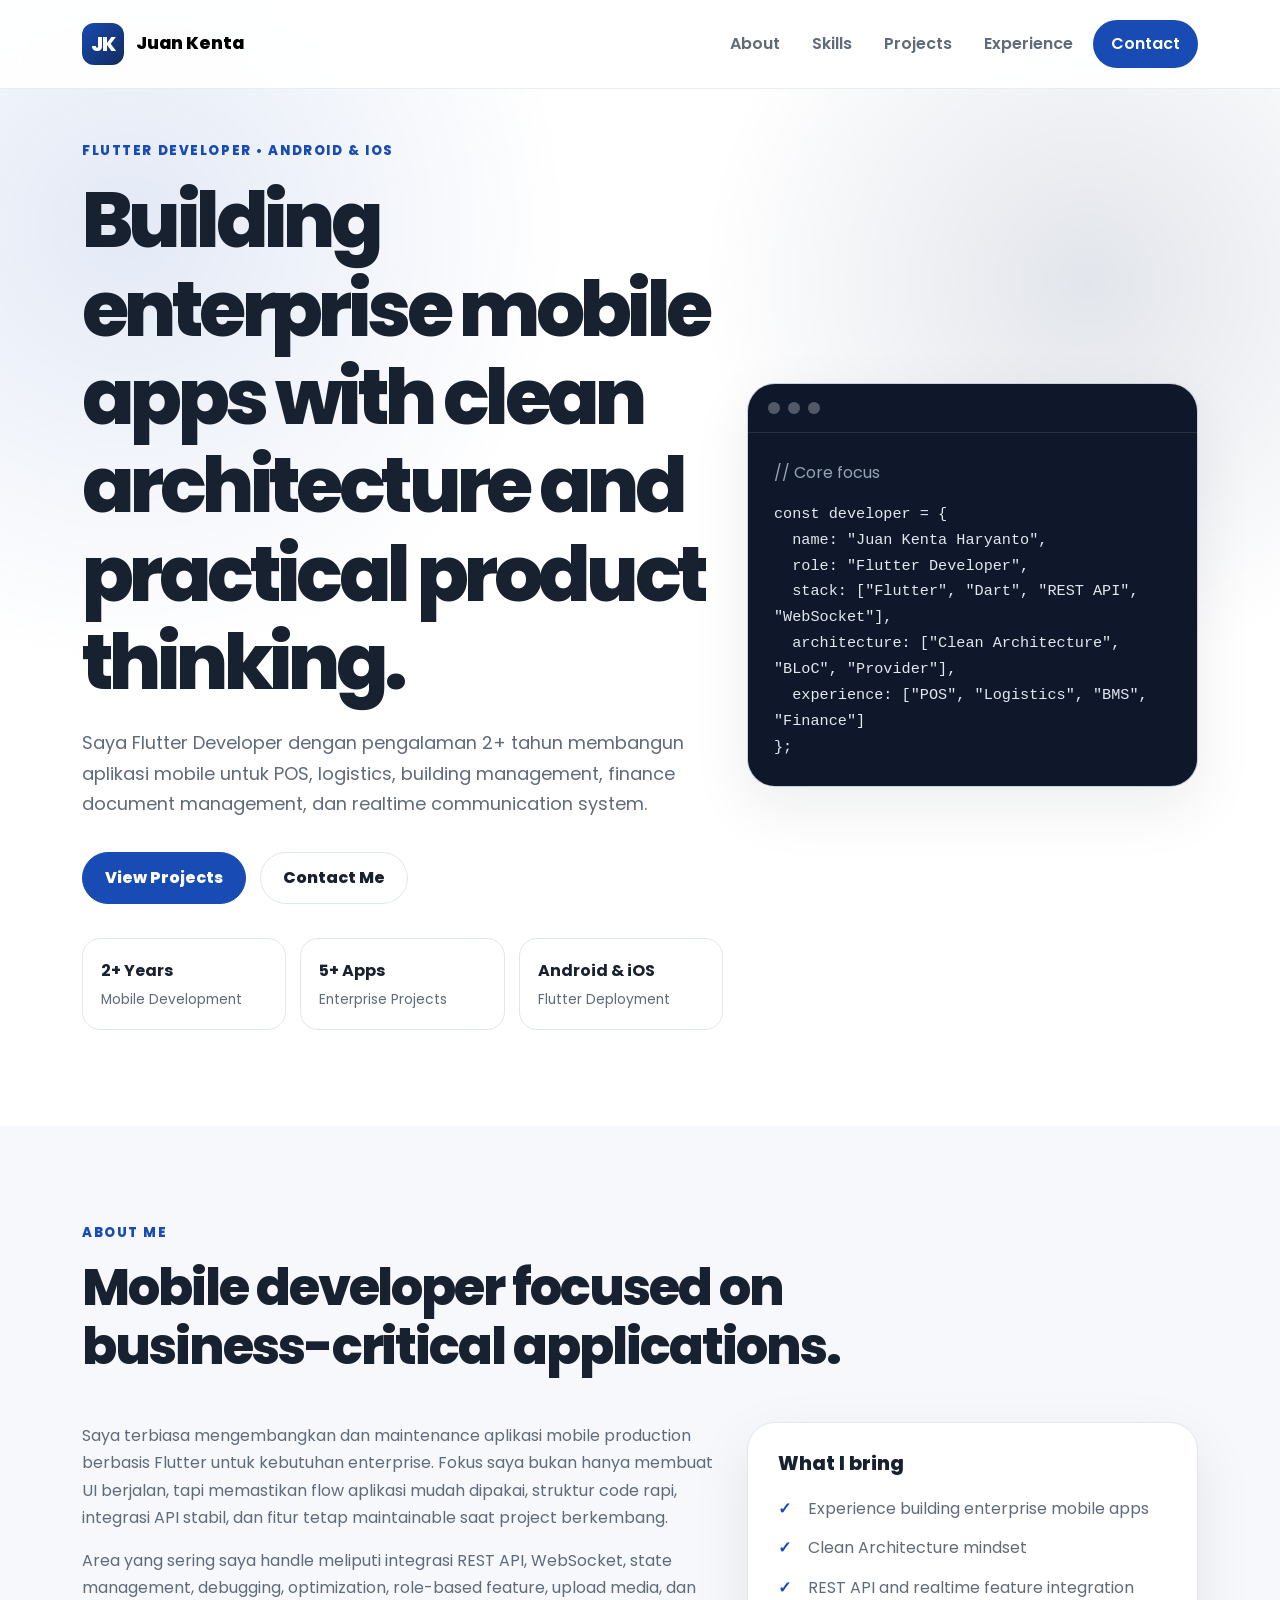
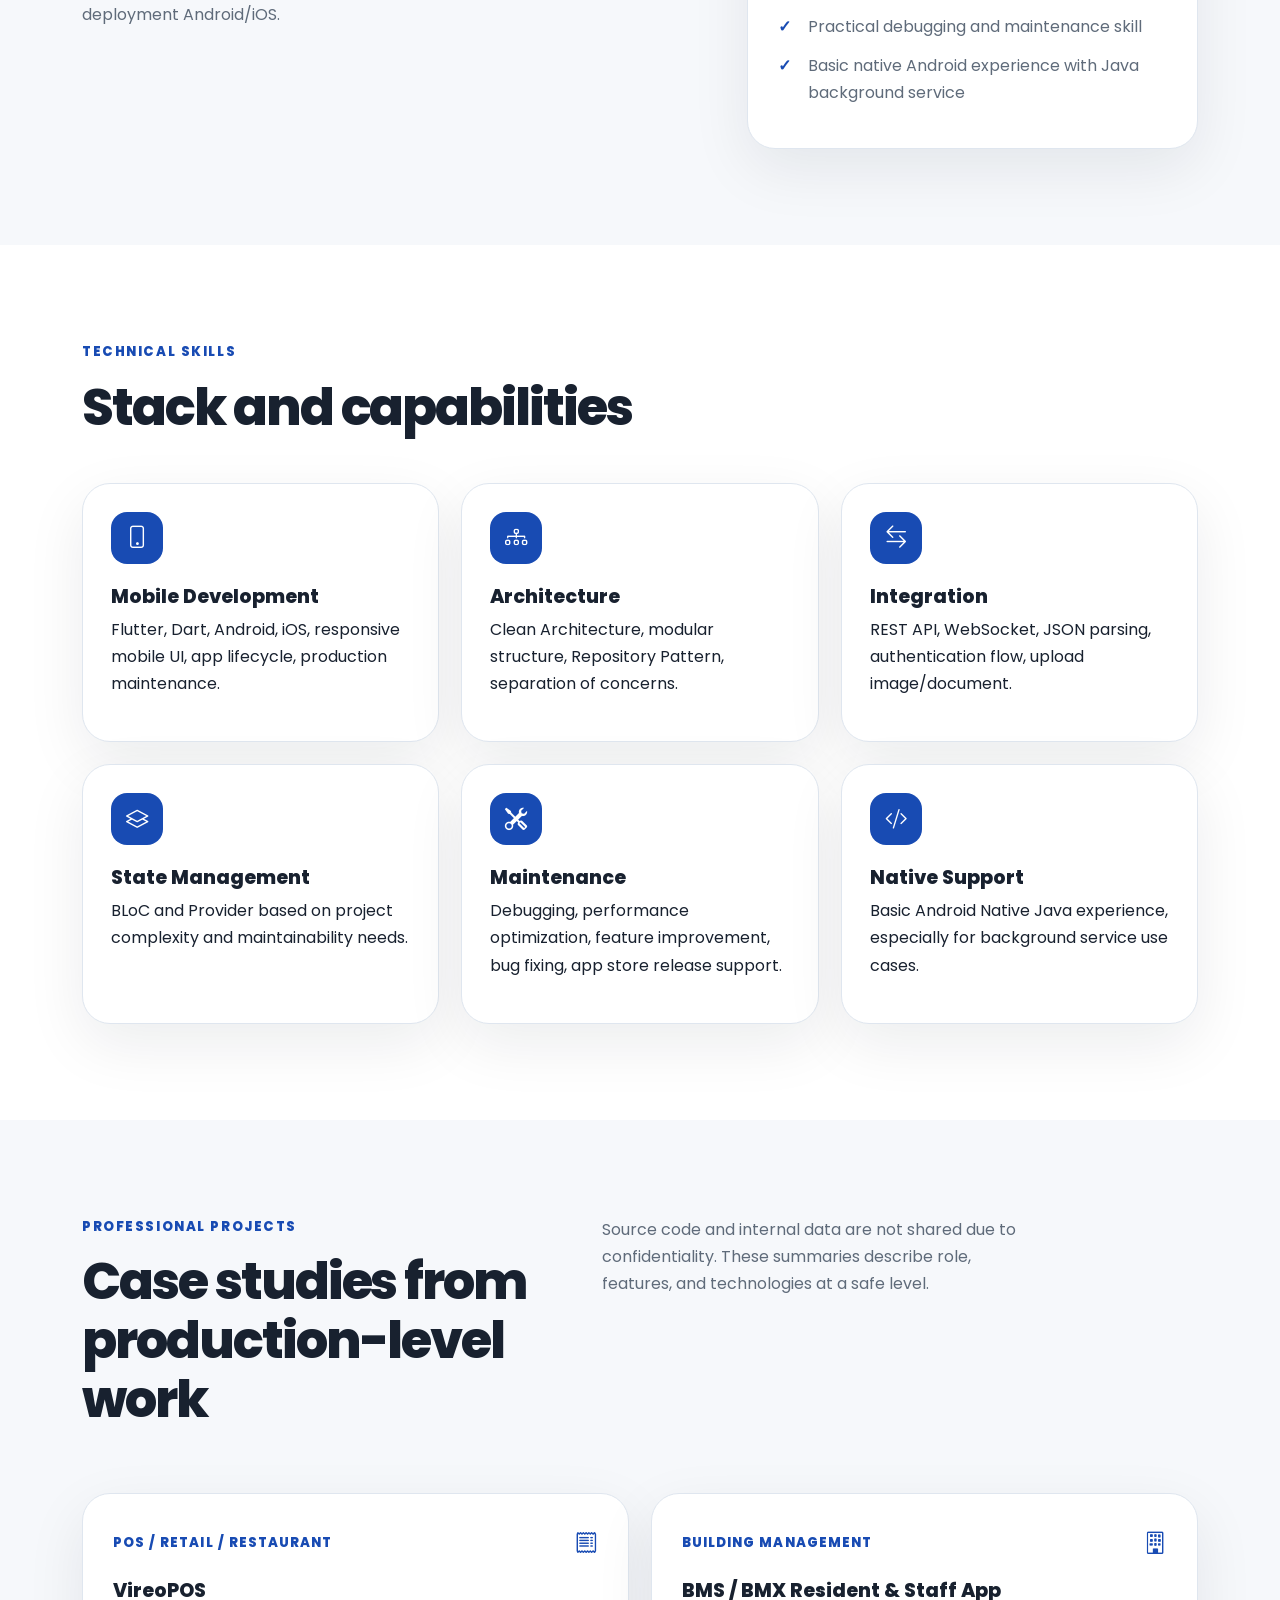
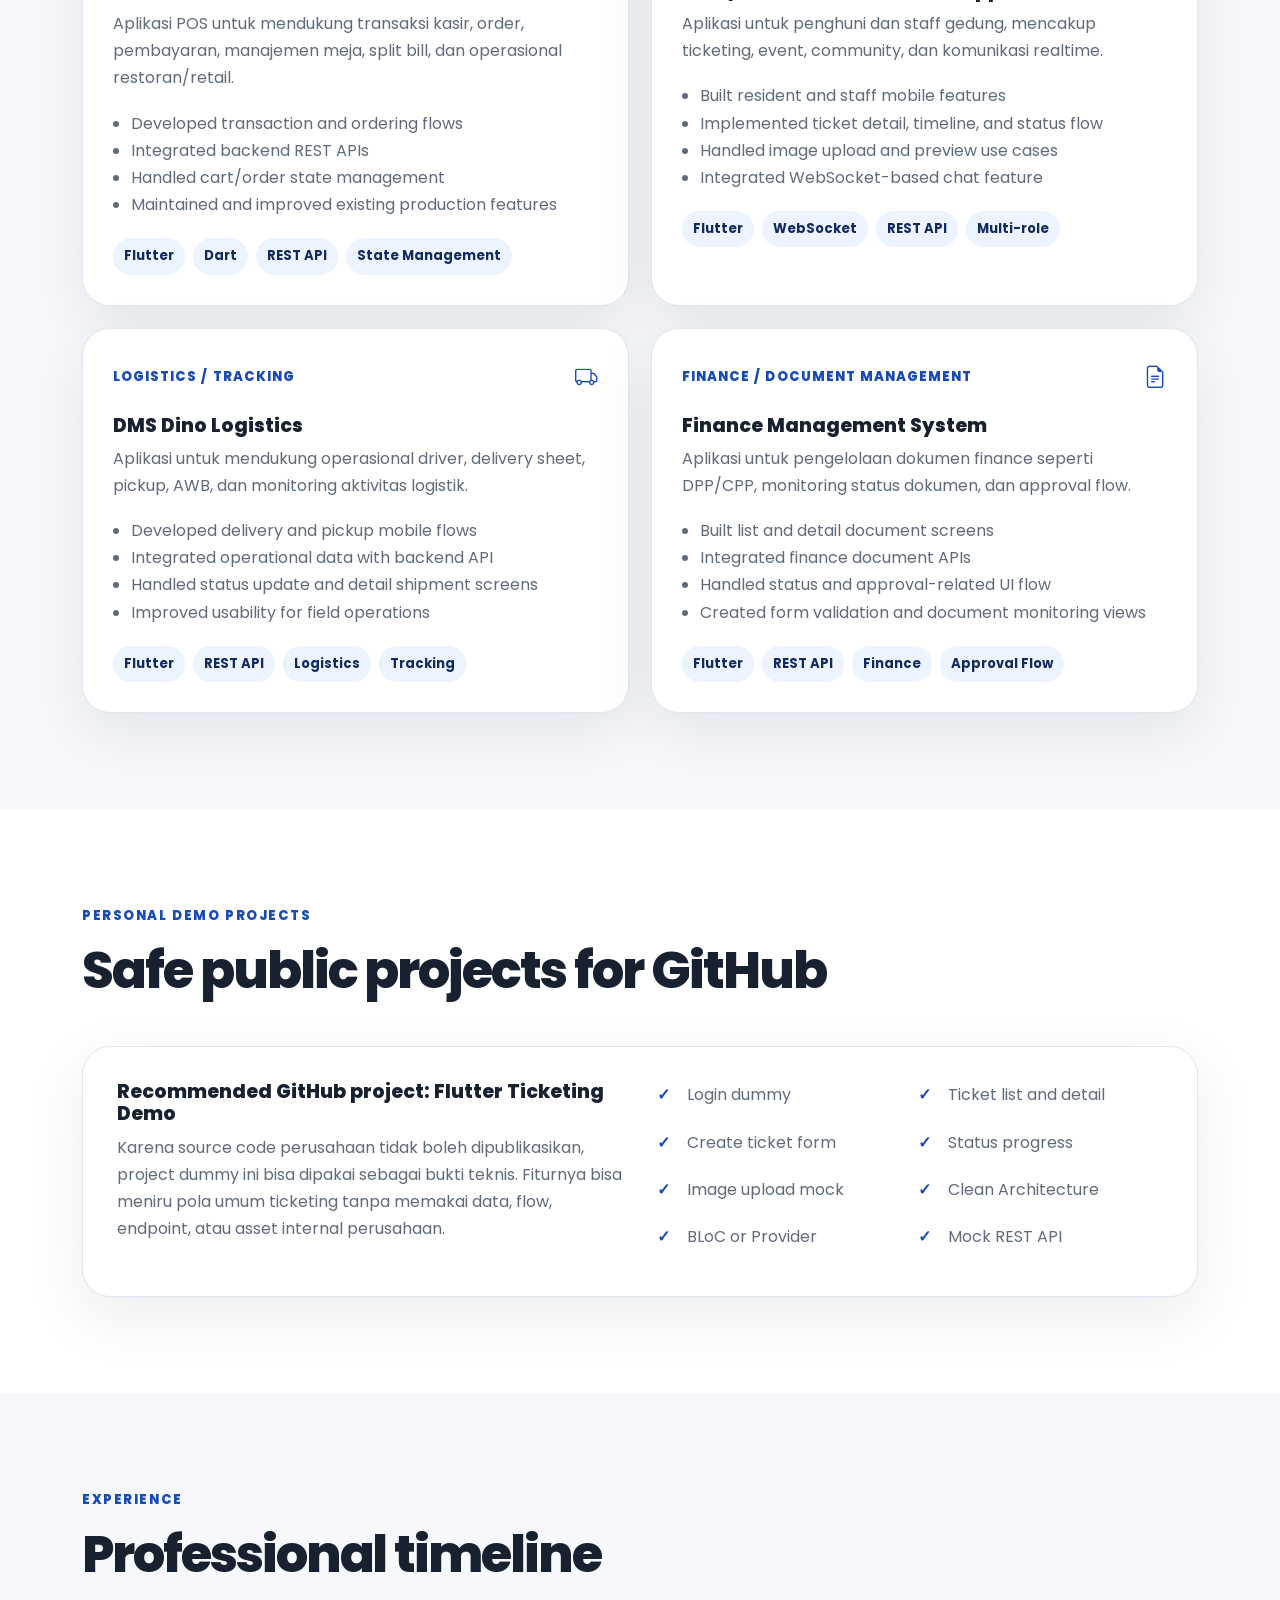
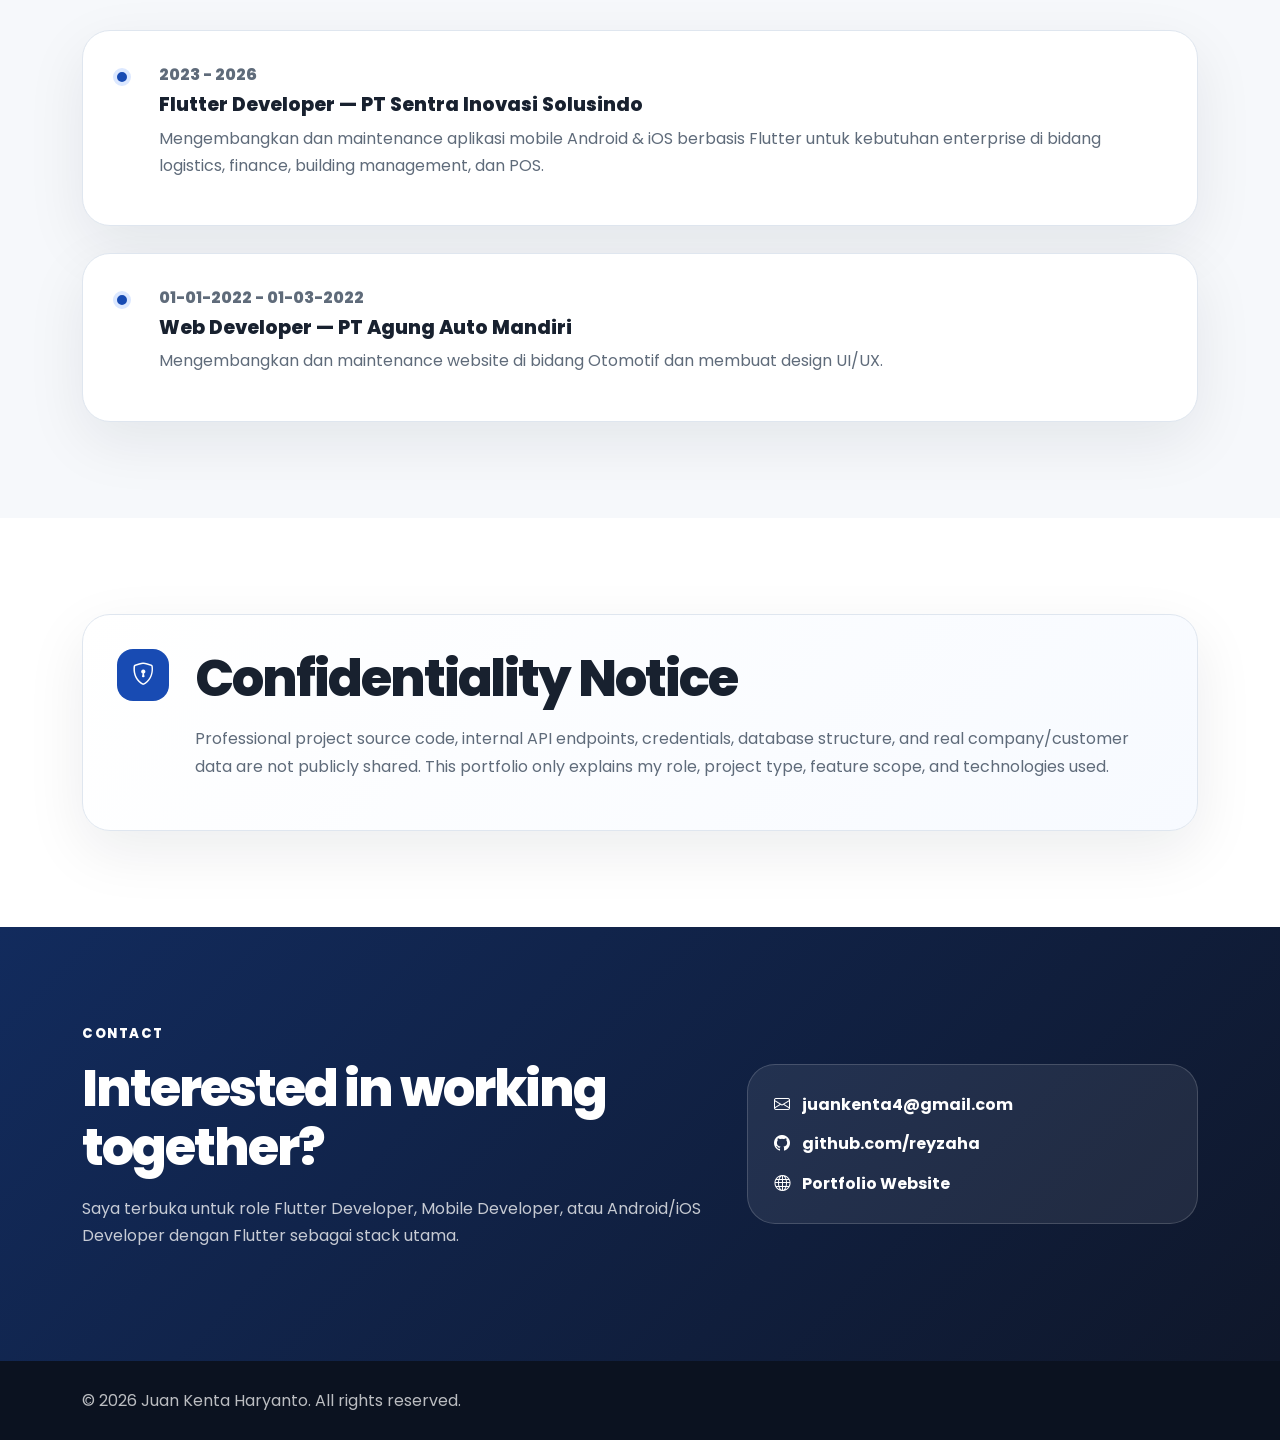
<file: index.html>
<!DOCTYPE html>
<html lang="en">

<head>
  <meta charset="utf-8">
  <meta content="width=device-width, initial-scale=1.0" name="viewport">
  <meta name="description" content="Portfolio of Juan Kenta Haryanto, Flutter Developer with experience in enterprise mobile apps for POS, logistics, building management, finance, and realtime communication systems.">
  <meta name="keywords" content="Juan Kenta Haryanto, Flutter Developer, Mobile Developer, Dart, Android, iOS, Portfolio">
  <meta name="author" content="Juan Kenta Haryanto">

  <title>Juan Kenta Haryanto - Flutter Developer</title>

  <link href="assets/img/logo.png" rel="icon">
  <link href="https://fonts.googleapis.com/css?family=Poppins:300,400,500,600,700,800&display=swap" rel="stylesheet">

  <link href="assets/vendor/bootstrap/css/bootstrap.min.css" rel="stylesheet">
  <link href="assets/vendor/bootstrap-icons/bootstrap-icons.css" rel="stylesheet">
  <link href="assets/css/style.css" rel="stylesheet">
</head>

<body>
  <nav class="navbar navbar-expand-lg fixed-top portfolio-navbar" id="navbar">
    <div class="container">
      <a class="navbar-brand" href="#home" aria-label="Juan Kenta Portfolio">
        <span class="brand-mark">JK</span>
        <span class="brand-text">Juan Kenta</span>
      </a>

      <button class="navbar-toggler" type="button" data-bs-toggle="collapse" data-bs-target="#navbarNav" aria-controls="navbarNav" aria-expanded="false" aria-label="Toggle navigation">
        <span class="navbar-toggler-icon-custom"></span>
        <span class="navbar-toggler-icon-custom"></span>
        <span class="navbar-toggler-icon-custom"></span>
      </button>

      <div class="collapse navbar-collapse justify-content-end" id="navbarNav">
        <ul class="navbar-nav align-items-lg-center gap-lg-2">
          <li class="nav-item"><a class="nav-link" href="#about">About</a></li>
          <li class="nav-item"><a class="nav-link" href="#skills">Skills</a></li>
          <li class="nav-item"><a class="nav-link" href="#projects">Projects</a></li>
          <li class="nav-item"><a class="nav-link" href="#experience">Experience</a></li>
          <li class="nav-item"><a class="nav-link nav-cta" href="#contact">Contact</a></li>
        </ul>
      </div>
    </div>
  </nav>

  <main>
    <section id="home" class="hero-section section-padding">
      <div class="container">
        <div class="row align-items-center gy-5">
          <div class="col-lg-7">
            <p class="eyebrow">Flutter Developer • Android & iOS</p>
            <h1>Building enterprise mobile apps with clean architecture and practical product thinking.</h1>
            <p class="hero-description">
              Saya Flutter Developer dengan pengalaman 2+ tahun membangun aplikasi mobile untuk POS, logistics,
              building management, finance document management, dan realtime communication system.
            </p>

            <div class="hero-actions">
              <a href="#projects" class="btn btn-primary-custom">View Projects</a>
              <a href="#contact" class="btn btn-outline-custom">Contact Me</a>
            </div>

            <div class="hero-stats" aria-label="Professional highlights">
              <div>
                <strong>2+ Years</strong>
                <span>Mobile Development</span>
              </div>
              <div>
                <strong>5+ Apps</strong>
                <span>Enterprise Projects</span>
              </div>
              <div>
                <strong>Android & iOS</strong>
                <span>Flutter Deployment</span>
              </div>
            </div>
          </div>

          <div class="col-lg-5">
            <div class="profile-card">
              <div class="profile-card-header">
                <span></span><span></span><span></span>
              </div>
              <div class="profile-card-body">
                <p class="code-comment">// Core focus</p>
                <pre><code>const developer = {
  name: "Juan Kenta Haryanto",
  role: "Flutter Developer",
  stack: ["Flutter", "Dart", "REST API", "WebSocket"],
  architecture: ["Clean Architecture", "BLoC", "Provider"],
  experience: ["POS", "Logistics", "BMS", "Finance"]
};</code></pre>
              </div>
            </div>
          </div>
        </div>
      </div>
    </section>

    <section id="about" class="section-padding bg-soft">
      <div class="container">
        <div class="section-heading">
          <p class="eyebrow">About Me</p>
          <h2>Mobile developer focused on business-critical applications.</h2>
        </div>

        <div class="row gy-4 align-items-start">
          <div class="col-lg-7">
            <p class="section-text">
              Saya terbiasa mengembangkan dan maintenance aplikasi mobile production berbasis Flutter untuk kebutuhan
              enterprise. Fokus saya bukan hanya membuat UI berjalan, tapi memastikan flow aplikasi mudah dipakai,
              struktur code rapi, integrasi API stabil, dan fitur tetap maintainable saat project berkembang.
            </p>
            <p class="section-text">
              Area yang sering saya handle meliputi integrasi REST API, WebSocket, state management, debugging,
              optimization, role-based feature, upload media, dan deployment Android/iOS.
            </p>
          </div>

          <div class="col-lg-5">
            <div class="highlight-box">
              <h3>What I bring</h3>
              <ul class="check-list">
                <li>Experience building enterprise mobile apps</li>
                <li>Clean Architecture mindset</li>
                <li>REST API and realtime feature integration</li>
                <li>Practical debugging and maintenance skill</li>
                <li>Basic native Android experience with Java background service</li>
              </ul>
            </div>
          </div>
        </div>
      </div>
    </section>

    <section id="skills" class="section-padding">
      <div class="container">
        <div class="section-heading">
          <p class="eyebrow">Technical Skills</p>
          <h2>Stack and capabilities</h2>
        </div>

        <div class="skills-grid">
          <div class="skill-card">
            <i class="bi bi-phone"></i>
            <h3>Mobile Development</h3>
            <p>Flutter, Dart, Android, iOS, responsive mobile UI, app lifecycle, production maintenance.</p>
          </div>
          <div class="skill-card">
            <i class="bi bi-diagram-3"></i>
            <h3>Architecture</h3>
            <p>Clean Architecture, modular structure, Repository Pattern, separation of concerns.</p>
          </div>
          <div class="skill-card">
            <i class="bi bi-arrow-left-right"></i>
            <h3>Integration</h3>
            <p>REST API, WebSocket, JSON parsing, authentication flow, upload image/document.</p>
          </div>
          <div class="skill-card">
            <i class="bi bi-layers"></i>
            <h3>State Management</h3>
            <p>BLoC and Provider based on project complexity and maintainability needs.</p>
          </div>
          <div class="skill-card">
            <i class="bi bi-tools"></i>
            <h3>Maintenance</h3>
            <p>Debugging, performance optimization, feature improvement, bug fixing, app store release support.</p>
          </div>
          <div class="skill-card">
            <i class="bi bi-code-slash"></i>
            <h3>Native Support</h3>
            <p>Basic Android Native Java experience, especially for background service use cases.</p>
          </div>
        </div>
      </div>
    </section>

    <section id="projects" class="section-padding bg-soft">
      <div class="container">
        <div class="section-heading d-flex flex-column flex-lg-row justify-content-between gap-3">
          <div>
            <p class="eyebrow">Professional Projects</p>
            <h2>Case studies from production-level work</h2>
          </div>
          <p class="section-note">
            Source code and internal data are not shared due to confidentiality. These summaries describe role,
            features, and technologies at a safe level.
          </p>
        </div>

        <div class="projects-grid">
          <article class="project-card">
            <div class="project-topline">
              <span>POS / Retail / Restaurant</span>
              <i class="bi bi-receipt"></i>
            </div>
            <h3>VireoPOS</h3>
            <p>Aplikasi POS untuk mendukung transaksi kasir, order, pembayaran, manajemen meja, split bill, dan operasional restoran/retail.</p>
            <ul>
              <li>Developed transaction and ordering flows</li>
              <li>Integrated backend REST APIs</li>
              <li>Handled cart/order state management</li>
              <li>Maintained and improved existing production features</li>
            </ul>
            <div class="tag-list"><span>Flutter</span><span>Dart</span><span>REST API</span><span>State Management</span></div>
          </article>

          <article class="project-card">
            <div class="project-topline">
              <span>Building Management</span>
              <i class="bi bi-building"></i>
            </div>
            <h3>BMS / BMX Resident & Staff App</h3>
            <p>Aplikasi untuk penghuni dan staff gedung, mencakup ticketing, event, community, dan komunikasi realtime.</p>
            <ul>
              <li>Built resident and staff mobile features</li>
              <li>Implemented ticket detail, timeline, and status flow</li>
              <li>Handled image upload and preview use cases</li>
              <li>Integrated WebSocket-based chat feature</li>
            </ul>
            <div class="tag-list"><span>Flutter</span><span>WebSocket</span><span>REST API</span><span>Multi-role</span></div>
          </article>

          <article class="project-card">
            <div class="project-topline">
              <span>Logistics / Tracking</span>
              <i class="bi bi-truck"></i>
            </div>
            <h3>DMS Dino Logistics</h3>
            <p>Aplikasi untuk mendukung operasional driver, delivery sheet, pickup, AWB, dan monitoring aktivitas logistik.</p>
            <ul>
              <li>Developed delivery and pickup mobile flows</li>
              <li>Integrated operational data with backend API</li>
              <li>Handled status update and detail shipment screens</li>
              <li>Improved usability for field operations</li>
            </ul>
            <div class="tag-list"><span>Flutter</span><span>REST API</span><span>Logistics</span><span>Tracking</span></div>
          </article>

          <article class="project-card">
            <div class="project-topline">
              <span>Finance / Document Management</span>
              <i class="bi bi-file-earmark-text"></i>
            </div>
            <h3>Finance Management System</h3>
            <p>Aplikasi untuk pengelolaan dokumen finance seperti DPP/CPP, monitoring status dokumen, dan approval flow.</p>
            <ul>
              <li>Built list and detail document screens</li>
              <li>Integrated finance document APIs</li>
              <li>Handled status and approval-related UI flow</li>
              <li>Created form validation and document monitoring views</li>
            </ul>
            <div class="tag-list"><span>Flutter</span><span>REST API</span><span>Finance</span><span>Approval Flow</span></div>
          </article>
        </div>
      </div>
    </section>

    <section id="demo" class="section-padding">
      <div class="container">
        <div class="section-heading">
          <p class="eyebrow">Personal Demo Projects</p>
          <h2>Safe public projects for GitHub</h2>
        </div>

        <div class="demo-card">
          <div>
            <h3>Recommended GitHub project: Flutter Ticketing Demo</h3>
            <p>
              Karena source code perusahaan tidak boleh dipublikasikan, project dummy ini bisa dipakai sebagai bukti teknis.
              Fiturnya bisa meniru pola umum ticketing tanpa memakai data, flow, endpoint, atau asset internal perusahaan.
            </p>
          </div>
          <ul class="check-list two-columns">
            <li>Login dummy</li>
            <li>Ticket list and detail</li>
            <li>Create ticket form</li>
            <li>Status progress</li>
            <li>Image upload mock</li>
            <li>Clean Architecture</li>
            <li>BLoC or Provider</li>
            <li>Mock REST API</li>
          </ul>
        </div>
      </div>
    </section>

    <section id="experience" class="section-padding bg-soft">
      <div class="container">
        <div class="section-heading">
          <p class="eyebrow">Experience</p>
          <h2>Professional timeline</h2>
        </div>

        <div class="timeline-card">
          <div class="timeline-marker"></div>
          <div>
            <p class="timeline-date">2023 - 2026</p>
            <h3>Flutter Developer — PT Sentra Inovasi Solusindo</h3>
            <p>
              Mengembangkan dan maintenance aplikasi mobile Android & iOS berbasis Flutter untuk kebutuhan enterprise
              di bidang logistics, finance, building management, dan POS.
            </p>
          </div>
        </div>

        <br>

           <div class="timeline-card">
          <div class="timeline-marker"></div>
          <div>
            <p class="timeline-date">01-01-2022 - 01-03-2022</p>
            <h3>Web Developer — PT Agung Auto Mandiri</h3>
            <p>
              Mengembangkan dan maintenance website di bidang Otomotif dan membuat design UI/UX.
            </p>
          </div>
        </div>
      </div>
    </section>
    

    <section id="confidentiality" class="section-padding">
      <div class="container">
        <div class="confidentiality-box">
          <i class="bi bi-shield-lock"></i>
          <div>
            <h2>Confidentiality Notice</h2>
            <p>
              Professional project source code, internal API endpoints, credentials, database structure, and real company/customer data
              are not publicly shared. This portfolio only explains my role, project type, feature scope, and technologies used.
            </p>
          </div>
        </div>
      </div>
    </section>

    <section id="contact" class="section-padding contact-section">
      <div class="container">
        <div class="row align-items-center gy-4">
          <div class="col-lg-7">
            <p class="eyebrow">Contact</p>
            <h2>Interested in working together?</h2>
            <p class="section-text">Saya terbuka untuk role Flutter Developer, Mobile Developer, atau Android/iOS Developer dengan Flutter sebagai stack utama.</p>
          </div>
          <div class="col-lg-5">
            <div class="contact-card">
              <a href="mailto:juankenta4@gmail.com"><i class="bi bi-envelope"></i> juankenta4@gmail.com</a>
              <a href="https://github.com/reyzaha" target="_blank" rel="noopener"><i class="bi bi-github"></i> github.com/reyzaha</a>
              <a href="https://reyzaha.github.io/portofolio/" target="_blank" rel="noopener"><i class="bi bi-globe"></i> Portfolio Website</a>
            </div>
          </div>
        </div>
      </div>
    </section>
  </main>

  <footer class="footer">
    <div class="container d-flex flex-column flex-md-row justify-content-between gap-2">
      <p>&copy; 2026 Juan Kenta Haryanto. All rights reserved.</p>
    </div>
  </footer>

  <a href="#home" class="back-to-top d-flex align-items-center justify-content-center" aria-label="Back to top">
    <i class="bi bi-arrow-up-short"></i>
  </a>

  <script src="assets/vendor/bootstrap/js/bootstrap.bundle.min.js"></script>
  <script src="assets/js/main.js"></script>
</body>

</html>
</file>
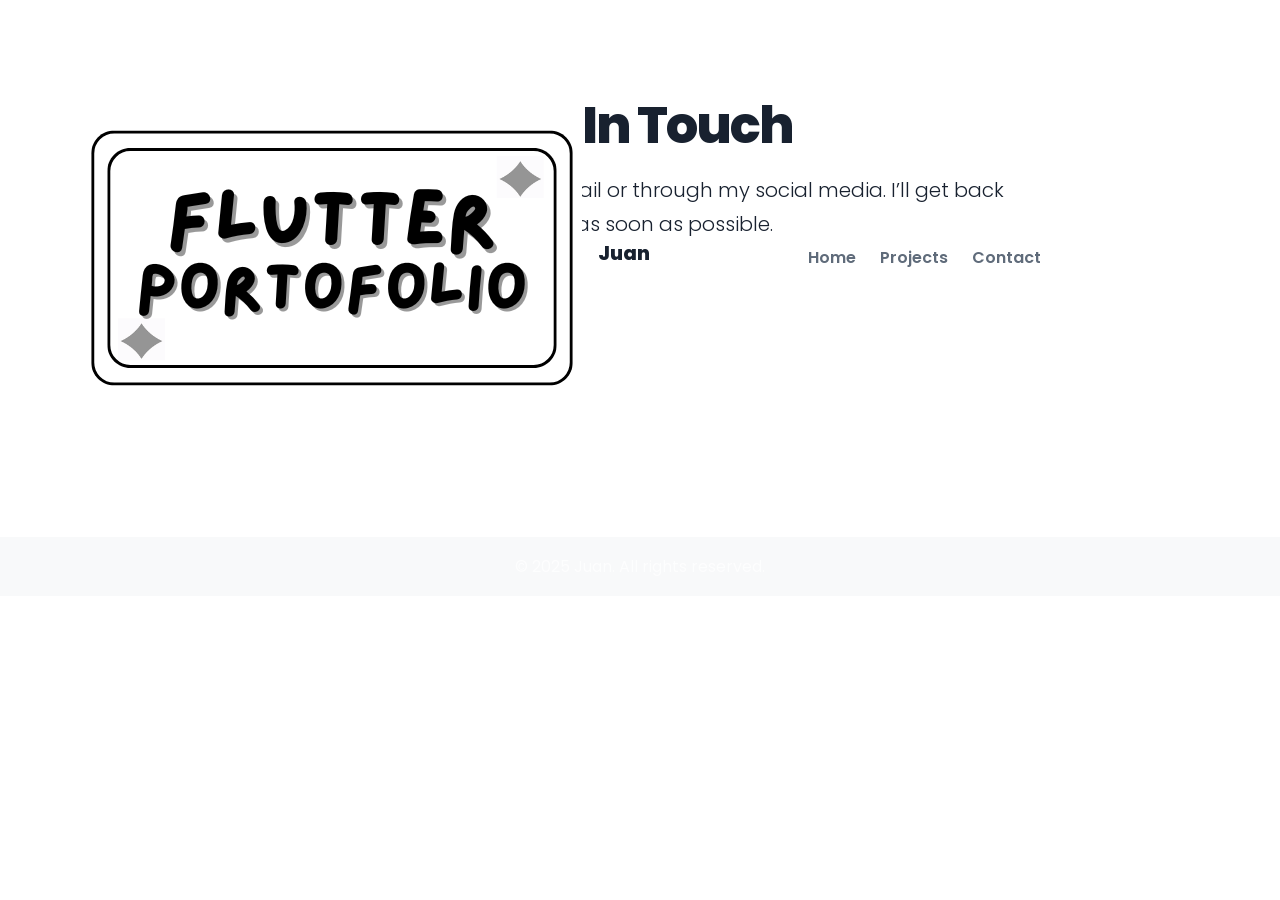
<file: contact.html>
<!DOCTYPE html>
<html lang="en">

<head>
  <!-- Meta configuration -->
  <meta charset="utf-8">
  <meta content="width=device-width, initial-scale=1.0" name="viewport">

  <!-- Page title -->
  <title>Contact - Juan </title>

  <!-- Favicon and fonts -->
  <link href="assets/img/logo.png" rel="icon">
  <link href="https://fonts.googleapis.com/css?family=Poppins:300,400,500,600,700" rel="stylesheet">

  <!-- Vendor CSS Files -->
  <link href="assets/vendor/bootstrap/css/bootstrap.min.css" rel="stylesheet">
  <link href="assets/vendor/bootstrap-icons/bootstrap-icons.css" rel="stylesheet">
  <link href="assets/vendor/animate.css/animate.min.css" rel="stylesheet">
  <link href="assets/vendor/swiper/swiper-bundle.min.css" rel="stylesheet">

  <!-- Main CSS File -->
  <link href="assets/css/style.css" rel="stylesheet">
</head>

<body>
  <!-- Navigation bar -->
  <nav class="navbar navbar-default navbar-trans navbar-expand-lg fixed-top">
    <div class="container">
      <!-- Toggle button -->
      <button class="navbar-toggler collapsed" type="button" data-bs-toggle="collapse" data-bs-target="#navbarDefault">
        <span></span>
        <span></span>
        <span></span>
      </button>

      <!-- Logo and brand -->
      <div class="logo">
        <img src="assets/img/logo.png" class="logo">
      </div>
      <h3 class="ms-3">Juan</h3>

      <!-- Navigation links -->
      <div class="navbar-collapse collapse justify-content-center" id="navbarDefault">
        <ul class="navbar-nav">
          <li class="nav-item">
            <a class="nav-link" href="index.html">Home</a>
          </li>
          <li class="nav-item">
            <a class="nav-link" href="product.html">Projects</a>
          </li>
          <li class="nav-item">
            <a class="nav-link active" href="contact.html">Contact</a>
          </li>
        </ul>
      </div>
    </div>
  </nav>

  <!-- Main content -->
  <main id="main" class="mt-5 pt-5">
    <section class="contact section-t8">
      <div class="container">
        <div class="row justify-content-center">
          <div class="col-lg-8 text-center">
            <h2 class="title-a">Get In Touch</h2>
            <p class="lead">Feel free to contact me via email or through my social media. I’ll get back to you as soon as possible.</p>
          </div>
        </div>

        <div class="row mt-4">
          <!-- Contact Info -->
          <div class="col-md-6">
            <div class="icon-box d-flex align-items-center">
              <div class="icon-box-icon">
                <i class="bi bi-envelope"></i>
              </div>
              <div class="icon-box-content ps-3">
                <h4>Email</h4>
                <p><a href="mailto:juankenta4@gmail.com">juankenta4@gmail.com</a></p>
              </div>
            </div>

            <div class="icon-box d-flex align-items-center mt-4">
              <div class="icon-box-icon">
                <i class="bi bi-whatsapp"></i>
              </div>
              <div class="icon-box-content ps-3">
                <h4>WhatsApp</h4>
                <p><a href="https://wa.me/6285184554557">+62 851-8455-4557</a></p>
              </div>
            </div>

            <div class="icon-box d-flex align-items-center mt-4">
             
          </div>

          <!-- Contact Form (placeholder only) -->
        
        </div>
      </div>
    </section>
  </main>

  <!-- Footer -->
  <footer class="footer mt-5 bg-light text-center py-3">
    <div class="container">
      <p>&copy; 2025 Juan. All rights reserved.</p>
    </div>
  </footer>

  <!-- Back to top button -->
  <a href="#" class="back-to-top d-flex align-items-center justify-content-center">
    <i class="bi bi-arrow-up-short"></i>
  </a>

  <!-- JS Scripts -->
  <script src="assets/vendor/bootstrap/js/bootstrap.bundle.min.js"></script>
  <script src="assets/vendor/swiper/swiper-bundle.min.js"></script>
  <script src="assets/js/main.js"></script>
</body>

</html>
</file>
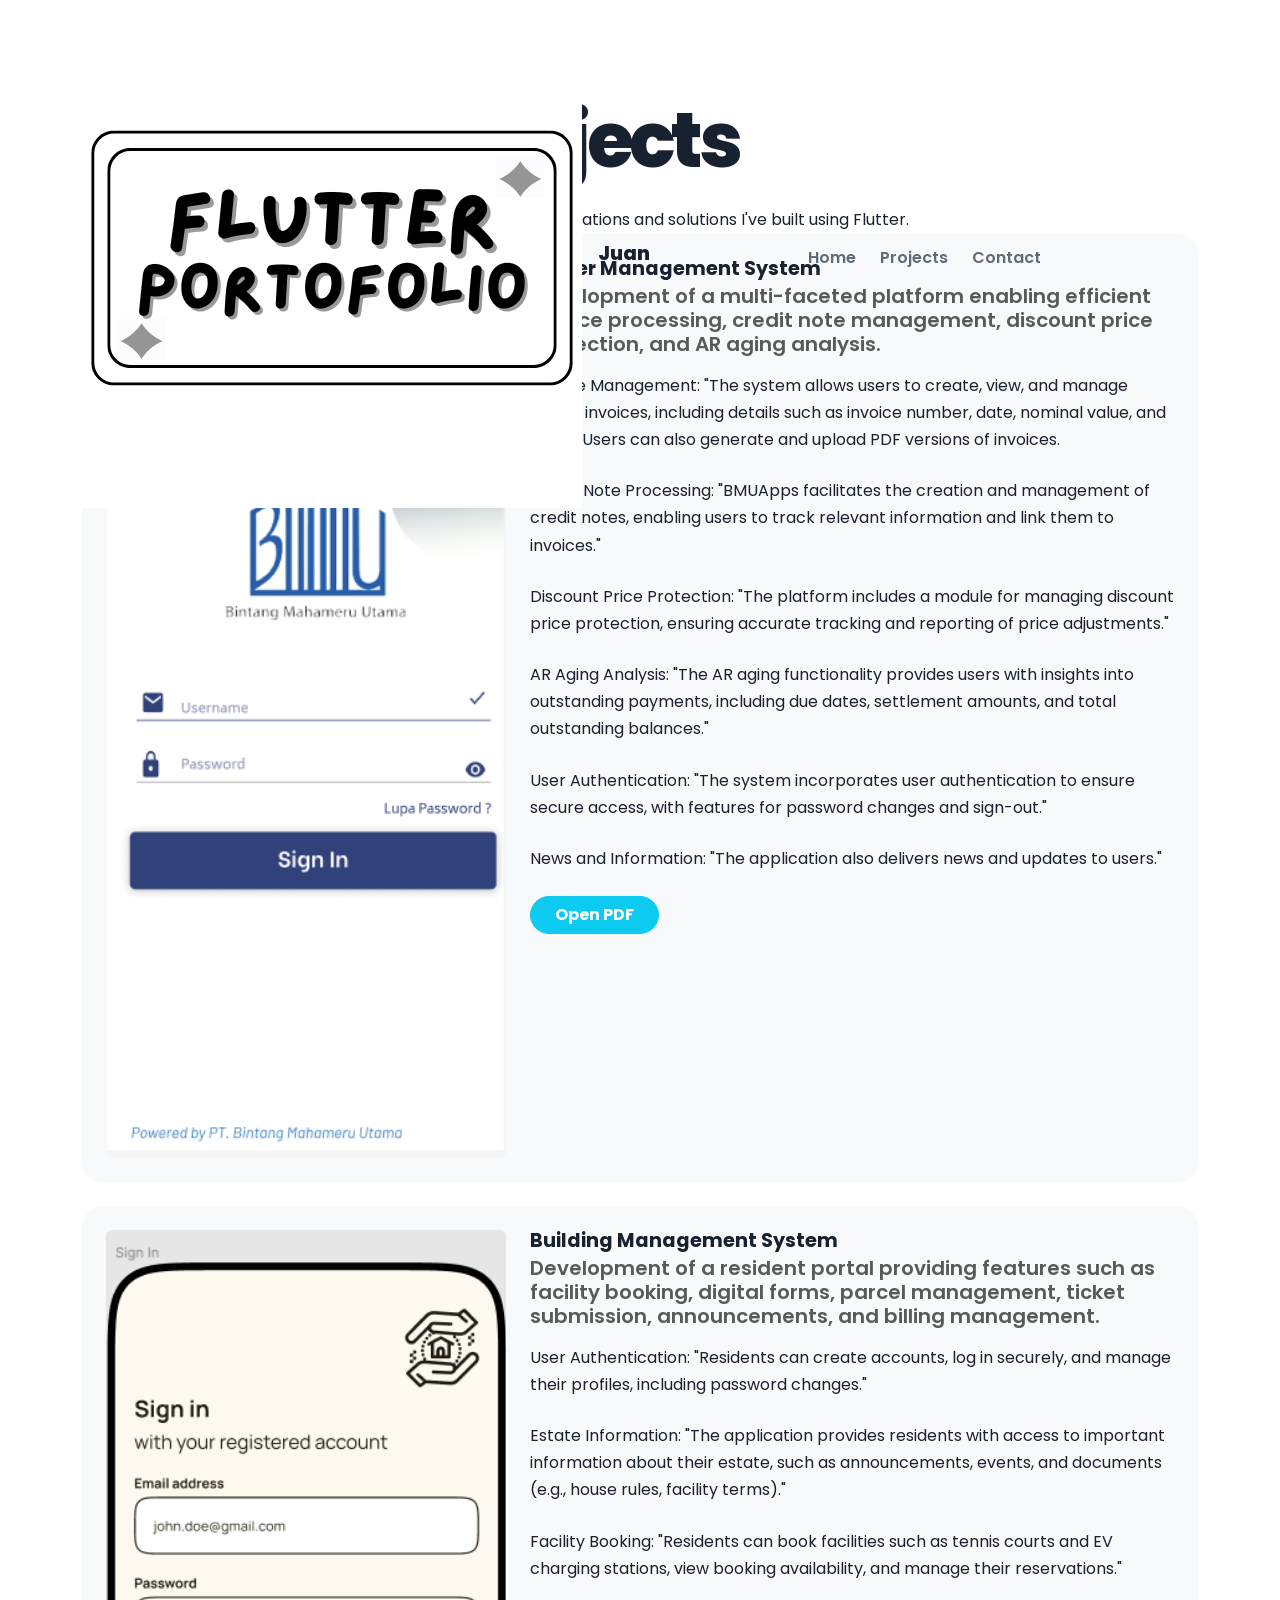
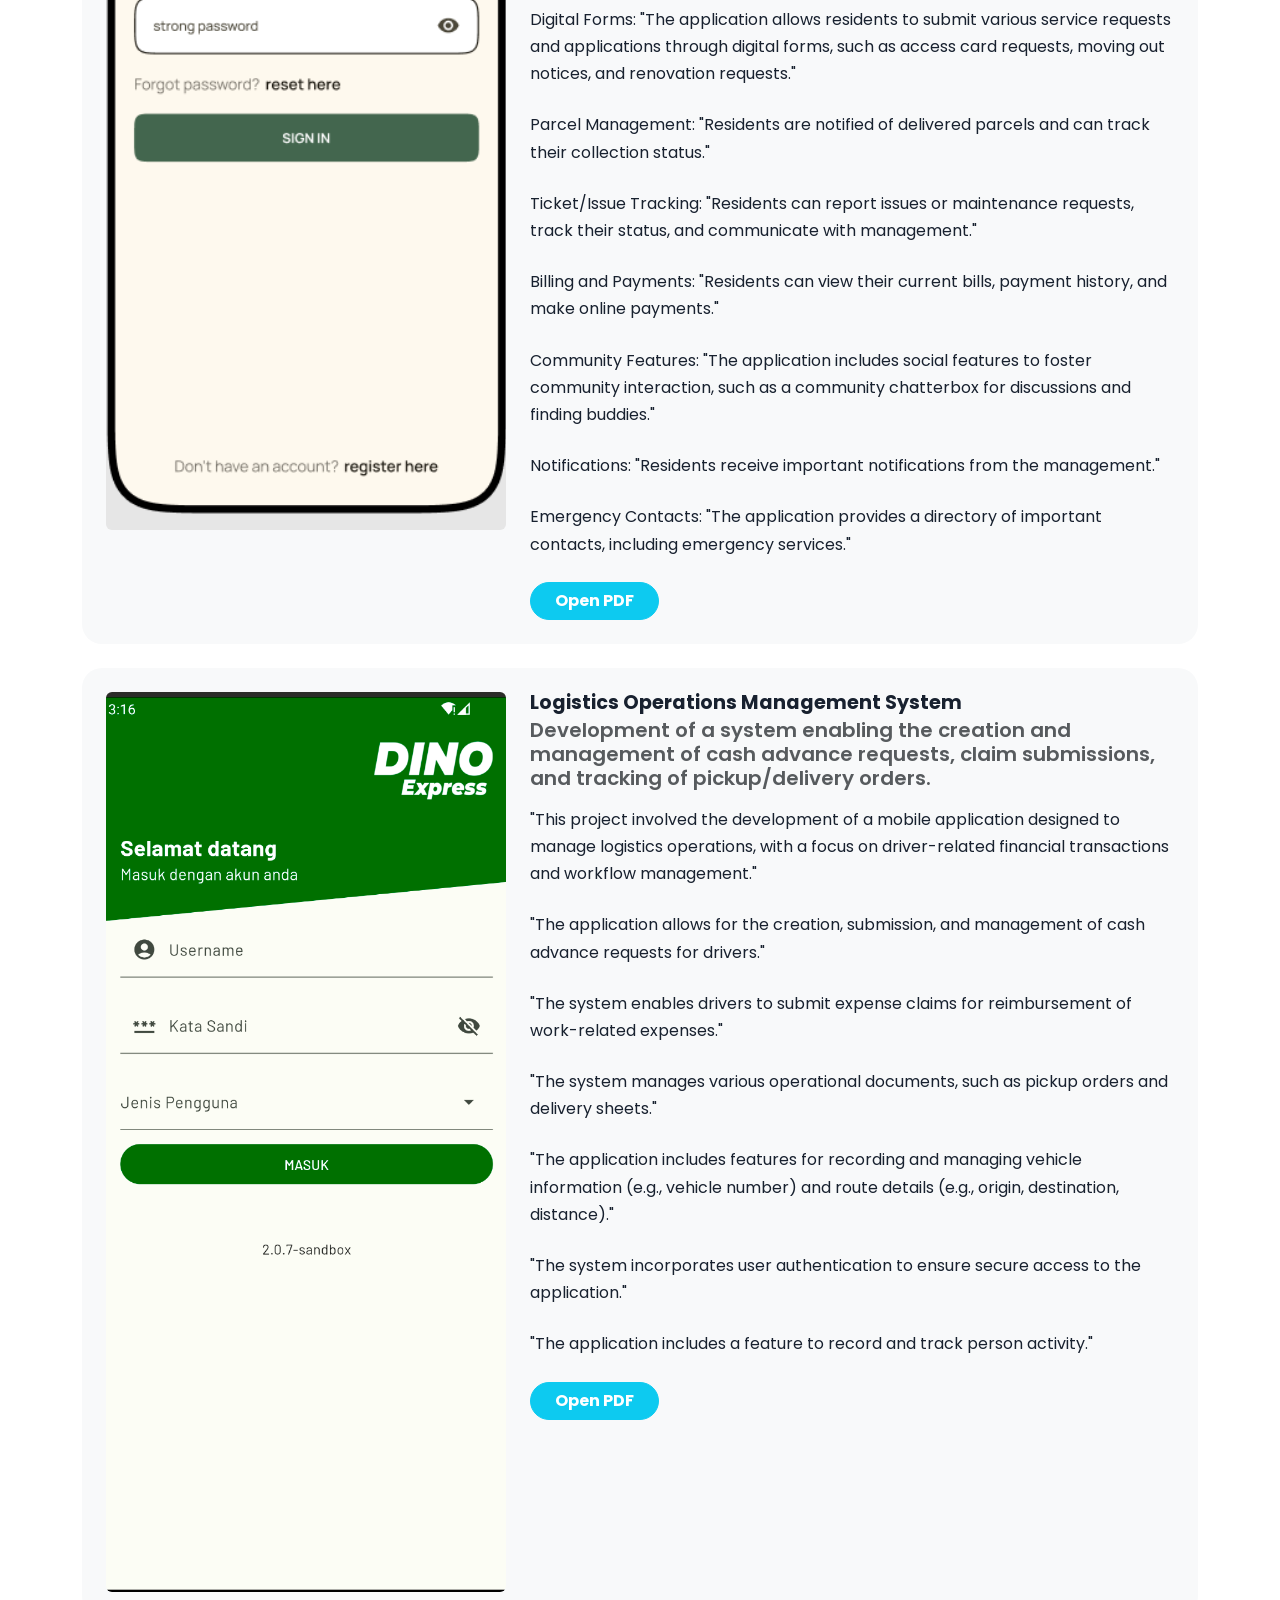
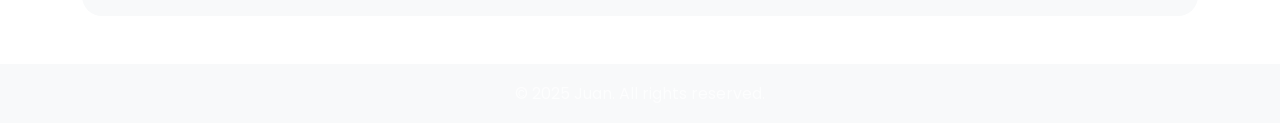
<file: product.html>
<!DOCTYPE html>
<html lang="en">

<head>
  <meta charset="utf-8">
  <meta content="width=device-width, initial-scale=1.0" name="viewport">
  <title>Projects - Juan</title>

  <!-- Favicon and fonts -->
  <link href="assets/img/logo.png" rel="icon">
  <link href="https://fonts.googleapis.com/css?family=Poppins:300,400,500,600,700" rel="stylesheet">

  <!-- Vendor CSS Files -->
  <link href="assets/vendor/bootstrap/css/bootstrap.min.css" rel="stylesheet">
  <link href="assets/vendor/bootstrap-icons/bootstrap-icons.css" rel="stylesheet">
  <link href="assets/vendor/animate.css/animate.min.css" rel="stylesheet">
  <link href="assets/vendor/swiper/swiper-bundle.min.css" rel="stylesheet">

  <!-- Main CSS File -->
  <link href="assets/css/style.css" rel="stylesheet">
</head>

<body>
  <!-- Navigation bar -->
  <nav class="navbar navbar-default navbar-trans navbar-expand-lg fixed-top">
    <div class="container">
      <button class="navbar-toggler collapsed" type="button" data-bs-toggle="collapse" data-bs-target="#navbarDefault">
        <span></span>
        <span></span>
        <span></span>
      </button>
      <div class="logo">
        <img src="assets/img/logo.png" class="logo">
      </div>
      <h3 class="ms-3">Juan</h3>
      <div class="navbar-collapse collapse justify-content-center" id="navbarDefault">
        <ul class="navbar-nav">
          <li class="nav-item">
            <a class="nav-link" href="index.html">Home</a>
          </li>
          <li class="nav-item">
            <a class="nav-link active" href="products.html">Projects</a>
          </li>
          <li class="nav-item">
            <a class="nav-link" href="contact.html">Contact</a>
          </li>
        </ul>
      </div>
    </div>
  </nav>

  <!-- Main content -->
  <main id="main" class="mt-5 pt-5">
    <section class="intro-single">
      <div class="container">
        <div class="row">
          <div class="col-md-12 text-center">
            <h1 class="title-single">My Projects</h1>
            <span class="color-text-a">Explore some of the applications and solutions I've built using Flutter.</span>
          </div>
        </div>
      </div>
    </section>

    <!-- Projects Grid with Swiper -->
   <section class="section-property section-t8">
  <div class="container">
    <div class="row g-4">

      <!-- Project 1 -->
      <div class="col-md-12">
        <div class="d-flex flex-nowrap align-items-start p-4" style="background: #f8f9fa; border-radius: 20px;">
          <img src="assets/img/bmu/bmu_show.png"
               alt="E-Commerce App"
               class="rounded"
               style="width: 400px; height: 900px; object-fit: cover; border-radius: 20px;">
          <div class="ms-4" style="flex: 1;">
            <h3 class="fw-bold mb-1">Dealer Management System</h3>
            <h5 class="fw-semibold text-muted mb-3">Development of a multi-faceted platform enabling efficient invoice processing, credit note management, discount price protection, and AR aging analysis.
            </h5>
            <p class="mb-4">Invoice Management: "The system allows users to create, view, and manage dealer invoices, including details such as invoice number, date, nominal value, and status.Users can also generate and upload PDF versions of invoices.</p>
            <p class="mb-4">Credit Note Processing: "BMUApps facilitates the creation and management of credit notes, enabling users to track relevant information and link them to invoices."</p>
            <p class="mb-4">Discount Price Protection: "The platform includes a module for managing discount price protection, ensuring accurate tracking and reporting of price adjustments."</p>
            <p class="mb-4">AR Aging Analysis: "The AR aging functionality provides users with insights into outstanding payments, including due dates, settlement amounts, and total outstanding balances." </p>
            <p class="mb-4">User Authentication: "The system incorporates user authentication to ensure secure access, with features for password changes and sign-out."</p>
            <p class="mb-4">News and Information: "The application also delivers news and updates to users."</p>
            <a href="assets/pdf/bmu_project.pdf"
               class="btn btn-info text-white px-4 fw-bold"
               target="_blank"
               style="border-radius: 25px;">Open PDF</a>
          </div>
        </div>
      </div>

      <!-- Project 2 -->
      <div class="col-md-12">
        <div class="d-flex flex-nowrap align-items-start p-4" style="background: #f8f9fa; border-radius: 20px;">
          <img src="assets/img/bms/bms_show.png"
               alt="Booking App"
               class="rounded"
               style="width: 400px; height: 900px; object-fit: cover; border-radius: 20px;">
          <div class="ms-4" style="flex: 1;">
            <h3 class="fw-bold mb-1">Building Management System</h3>
            <h5 class="fw-semibold text-muted mb-3">Development of a resident portal providing features such as facility booking, digital forms, parcel management, ticket submission, announcements, and billing management.</h5>
          
            <p class="mb-4">User Authentication: "Residents can create accounts, log in securely, and manage their profiles, including password changes."</p>
          
            <p class="mb-4">Estate Information: "The application provides residents with access to important information about their estate, such as announcements, events, and documents (e.g., house rules, facility terms)."</p>
          
            <p class="mb-4">Facility Booking: "Residents can book facilities such as tennis courts and EV charging stations, view booking availability, and manage their reservations."</p>
          
            <p class="mb-4">Digital Forms: "The application allows residents to submit various service requests and applications through digital forms, such as access card requests, moving out notices, and renovation requests."</p>
          
            <p class="mb-4">Parcel Management: "Residents are notified of delivered parcels and can track their collection status."</p>
          
            <p class="mb-4">Ticket/Issue Tracking: "Residents can report issues or maintenance requests, track their status, and communicate with management." </p>
          
            <p class="mb-4">Billing and Payments: "Residents can view their current bills, payment history, and make online payments."</p>
          
            <p class="mb-4">Community Features: "The application includes social features to foster community interaction, such as a community chatterbox for discussions and finding buddies."</p>

            <p class="mb-4">Notifications: "Residents receive important notifications from the management."</p>

            <p class="mb-4">Emergency Contacts: "The application provides a directory of important contacts, including emergency services."</p>
            <a href="assets/pdf/bms_project.pdf"
               class="btn btn-info text-white px-4 fw-bold"
               target="_blank"
               style="border-radius: 25px;">Open PDF</a>
          </div>
        </div>
      </div>

      <!-- Project 3 -->
      <div class="col-md-12">
        <div class="d-flex flex-nowrap align-items-start p-4" style="background: #f8f9fa; border-radius: 20px;">
          <img src="assets/img/dino/logistik_show.png"
               alt="Chatterbox"
               class="rounded"
               style="width: 400px; height: 900px; object-fit: cover; border-radius: 20px;">
          <div class="ms-4" style="flex: 1;">
            <h3 class="fw-bold mb-1">Logistics Operations Management System</h3>
            <h5 class="fw-semibold text-muted mb-3">Development of a system enabling the creation and management of cash advance requests, claim submissions, and tracking of pickup/delivery orders.</h5>
            <p class="mb-4">"This project involved the development of a mobile application designed to manage logistics operations, with a focus on driver-related financial transactions and workflow management."
</p>
            <p class="mb-4">"The application allows for the creation, submission, and management of cash advance requests for drivers."
</p>
            <p class="mb-4">"The system enables drivers to submit expense claims for reimbursement of work-related expenses."
</p>
            <p class="mb-4">"The system manages various operational documents, such as pickup orders and delivery sheets."
</p>
            <p class="mb-4">"The application includes features for recording and managing vehicle information (e.g., vehicle number) and route details (e.g., origin, destination, distance)."
</p>
            <p class="mb-4">"The system incorporates user authentication to ensure secure access to the application."
</p>
            <p class="mb-4">"The application includes a feature to record and track person activity."    
</p>
            <a href="assets/pdf/dino_project.pdf"
               class="btn btn-info text-white px-4 fw-bold"
               target="_blank"
               style="border-radius: 25px;">Open PDF</a>
          </div>
        </div>
      </div>

    </div>
  </div>
</section>

  </main>

  <!-- Footer -->
  <footer class="footer bg-light text-center py-3 mt-5">
    <div class="container">
      <p>&copy; 2025 Juan. All rights reserved.</p>
    </div>
  </footer>

  <!-- Back to top button -->
  <a href="#" class="back-to-top d-flex align-items-center justify-content-center">
    <i class="bi bi-arrow-up-short"></i>
  </a>

  <!-- JS Scripts -->
  <script src="assets/vendor/bootstrap/js/bootstrap.bundle.min.js"></script>
  <script src="assets/vendor/swiper/swiper-bundle.min.js"></script>
  <script src="assets/js/main.js"></script>

  <!-- Swiper Initialization -->
  <script>
    const swiper = new Swiper('.mySwiper', {
      spaceBetween: 10,
      loop: true,
      navigation: {
        nextEl: '.swiper-button-next',
        prevEl: '.swiper-button-prev',
      },
    });
  </script>
</body>

</html>
</file>
<file: assets/css/style.css>
:root {
  --color-bg: #ffffff;
  --color-bg-soft: #f6f8fb;
  --color-text: #18212f;
  --color-muted: #5f6b7a;
  --color-border: #dfe6ef;
  --color-primary: #184bb3;
  --color-primary-dark: #122b5d;
  --color-card: #ffffff;
  --shadow-card: 0 20px 60px rgba(16, 24, 40, 0.08);
  --radius-lg: 28px;
  --radius-md: 18px;
}

* {
  box-sizing: border-box;
}

html {
  scroll-behavior: smooth;
}

body {
  margin: 0;
  font-family: "Poppins", sans-serif;
  color: var(--color-text);
  background: var(--color-bg);
  line-height: 1.7;
}

a {
  color: inherit;
  text-decoration: none;
}

img {
  max-width: 100%;
}

.section-padding {
  padding: 96px 0;
}

.bg-soft {
  background: var(--color-bg-soft);
}

.portfolio-navbar {
  padding: 18px 0;
  background: rgba(255, 255, 255, 0.92);
  border-bottom: 1px solid rgba(223, 230, 239, 0.7);
  backdrop-filter: blur(16px);
  transition: all 0.25s ease;
}

.portfolio-navbar.navbar-scrolled {
  padding: 12px 0;
  box-shadow: 0 10px 30px rgba(16, 24, 40, 0.08);
}

.navbar-brand {
  display: inline-flex;
  align-items: center;
  gap: 12px;
  font-weight: 800;
}

.brand-mark {
  width: 42px;
  height: 42px;
  display: inline-flex;
  align-items: center;
  justify-content: center;
  border-radius: 12px;
  color: #fff;
  background: linear-gradient(135deg, var(--color-primary), var(--color-primary-dark));
  letter-spacing: -1px;
}

.brand-text {
  font-size: 1.1rem;
}

.nav-link {
  color: var(--color-muted);
  font-weight: 600;
  padding: 10px 12px !important;
}

.nav-link:hover,
.nav-link.active {
  color: var(--color-primary);
}

.nav-cta {
  color: #fff !important;
  background: var(--color-primary);
  border-radius: 999px;
  padding: 10px 18px !important;
}

.navbar-toggler {
  border: 0;
  padding: 0;
}

.navbar-toggler:focus {
  box-shadow: none;
}

.navbar-toggler-icon-custom {
  display: block;
  width: 28px;
  height: 3px;
  margin: 5px 0;
  border-radius: 999px;
  background: var(--color-text);
}

.hero-section {
  min-height: 100vh;
  display: flex;
  align-items: center;
  padding-top: 140px;
  background:
    radial-gradient(circle at 10% 20%, rgba(24, 75, 179, 0.12), transparent 30%),
    radial-gradient(circle at 85% 25%, rgba(18, 43, 93, 0.12), transparent 28%),
    var(--color-bg);
}

.eyebrow {
  margin-bottom: 14px;
  color: var(--color-primary);
  font-size: 0.82rem;
  font-weight: 800;
  letter-spacing: 0.12em;
  text-transform: uppercase;
}

h1,
h2,
h3 {
  color: var(--color-text);
  line-height: 1.15;
}

h1 {
  max-width: 900px;
  margin-bottom: 22px;
  font-size: clamp(2.5rem, 6vw, 5rem);
  font-weight: 800;
  letter-spacing: -0.06em;
}

h2 {
  margin-bottom: 18px;
  font-size: clamp(2rem, 4vw, 3.25rem);
  font-weight: 800;
  letter-spacing: -0.04em;
}

h3 {
  font-size: 1.2rem;
  font-weight: 800;
}

.hero-description,
.section-text,
.section-note,
.project-card p,
.demo-card p,
.timeline-card p,
.confidentiality-box p {
  color: var(--color-muted);
}

.hero-description {
  max-width: 720px;
  margin-bottom: 32px;
  font-size: 1.12rem;
}

.hero-actions {
  display: flex;
  flex-wrap: wrap;
  gap: 14px;
  margin-bottom: 34px;
}

.btn-primary-custom,
.btn-outline-custom {
  border-radius: 999px;
  padding: 13px 22px;
  font-weight: 800;
}

.btn-primary-custom {
  color: #fff;
  border: 1px solid var(--color-primary);
  background: var(--color-primary);
}

.btn-primary-custom:hover {
  color: #fff;
  background: var(--color-primary-dark);
}

.btn-outline-custom {
  color: var(--color-text);
  border: 1px solid var(--color-border);
  background: #fff;
}

.btn-outline-custom:hover {
  border-color: var(--color-primary);
  color: var(--color-primary);
}

.hero-stats {
  display: grid;
  grid-template-columns: repeat(3, minmax(0, 1fr));
  gap: 14px;
}

.hero-stats div {
  padding: 18px;
  border: 1px solid var(--color-border);
  border-radius: var(--radius-md);
  background: rgba(255, 255, 255, 0.7);
}

.hero-stats strong,
.hero-stats span {
  display: block;
}

.hero-stats strong {
  margin-bottom: 4px;
  color: var(--color-text);
  font-size: 1rem;
}

.hero-stats span {
  color: var(--color-muted);
  font-size: 0.86rem;
}

.profile-card {
  overflow: hidden;
  border: 1px solid rgba(223, 230, 239, 0.9);
  border-radius: var(--radius-lg);
  background: #0f172a;
  box-shadow: var(--shadow-card);
}

.profile-card-header {
  display: flex;
  gap: 8px;
  padding: 18px 20px;
  border-bottom: 1px solid rgba(255, 255, 255, 0.1);
}

.profile-card-header span {
  width: 12px;
  height: 12px;
  border-radius: 999px;
  background: rgba(255, 255, 255, 0.28);
}

.profile-card-body {
  padding: 26px;
}

.code-comment {
  color: #94a3b8;
}

pre {
  margin: 0;
  color: #e2e8f0;
  white-space: pre-wrap;
  font-size: 0.95rem;
}

.section-heading {
  max-width: 940px;
  margin-bottom: 46px;
}

.highlight-box,
.skill-card,
.project-card,
.demo-card,
.timeline-card,
.confidentiality-box,
.contact-card {
  border: 1px solid var(--color-border);
  border-radius: var(--radius-lg);
  background: var(--color-card);
  box-shadow: var(--shadow-card);
}

.highlight-box {
  padding: 30px;
}

.check-list {
  padding: 0;
  margin: 20px 0 0;
  list-style: none;
}

.check-list li {
  position: relative;
  margin-bottom: 12px;
  padding-left: 30px;
  color: var(--color-muted);
}

.check-list li::before {
  content: "✓";
  position: absolute;
  left: 0;
  top: 0;
  color: var(--color-primary);
  font-weight: 800;
}

.skills-grid,
.projects-grid {
  display: grid;
  gap: 22px;
}

.skills-grid {
  grid-template-columns: repeat(3, minmax(0, 1fr));
}

.skill-card {
  padding: 28px;
}

.skill-card i,
.confidentiality-box i {
  display: inline-flex;
  align-items: center;
  justify-content: center;
  width: 52px;
  height: 52px;
  margin-bottom: 22px;
  border-radius: 16px;
  color: #fff;
  background: var(--color-primary);
  font-size: 1.4rem;
}

.projects-grid {
  grid-template-columns: repeat(2, minmax(0, 1fr));
}

.project-card {
  padding: 30px;
}

.project-topline {
  display: flex;
  justify-content: space-between;
  align-items: center;
  margin-bottom: 18px;
  color: var(--color-primary);
  font-size: 0.82rem;
  font-weight: 800;
  letter-spacing: 0.08em;
  text-transform: uppercase;
}

.project-topline i {
  font-size: 1.4rem;
}

.project-card ul {
  margin: 18px 0;
  padding-left: 18px;
  color: var(--color-muted);
}

.tag-list {
  display: flex;
  flex-wrap: wrap;
  gap: 8px;
  margin-top: 20px;
}

.tag-list span {
  padding: 7px 11px;
  border-radius: 999px;
  color: var(--color-primary-dark);
  background: #edf3ff;
  font-size: 0.82rem;
  font-weight: 700;
}

.section-note {
  max-width: 420px;
  margin: 0;
}

.demo-card {
  display: grid;
  grid-template-columns: 1fr 1fr;
  gap: 34px;
  padding: 34px;
}

.two-columns {
  display: grid;
  grid-template-columns: repeat(2, minmax(0, 1fr));
  gap: 8px 16px;
  margin-top: 0;
}

.timeline-card {
  position: relative;
  display: grid;
  grid-template-columns: 24px 1fr;
  gap: 22px;
  padding: 30px;
}

.timeline-marker {
  width: 18px;
  height: 18px;
  margin-top: 7px;
  border: 4px solid #dce8ff;
  border-radius: 999px;
  background: var(--color-primary);
}

.timeline-date {
  margin-bottom: 6px;
  color: var(--color-primary);
  font-weight: 800;
}

.confidentiality-box {
  display: flex;
  gap: 26px;
  padding: 34px;
  background: linear-gradient(135deg, #ffffff, #f7faff);
}

.confidentiality-box i {
  flex: 0 0 auto;
  margin-bottom: 0;
}

.contact-section {
  color: #fff;
  background: linear-gradient(135deg, var(--color-primary-dark), #0f172a);
}

.contact-section h2,
.contact-section .eyebrow {
  color: #fff;
}

.contact-section .section-text {
  color: rgba(255, 255, 255, 0.76);
}

.contact-card {
  display: grid;
  gap: 12px;
  padding: 26px;
  background: rgba(255, 255, 255, 0.08);
  border-color: rgba(255, 255, 255, 0.16);
  box-shadow: none;
}

.contact-card a {
  display: flex;
  align-items: center;
  gap: 12px;
  color: #fff;
  font-weight: 700;
}

.contact-card a:hover {
  opacity: 0.78;
}

.footer {
  padding: 26px 0;
  background: #0b1220;
  color: rgba(255, 255, 255, 0.72);
}

.footer p {
  margin: 0;
}

.back-to-top {
  position: fixed;
  right: 18px;
  bottom: 18px;
  z-index: 999;
  width: 44px;
  height: 44px;
  visibility: hidden;
  opacity: 0;
  border-radius: 999px;
  color: #fff;
  background: var(--color-primary);
  transition: all 0.25s ease;
}

.back-to-top.active {
  visibility: visible;
  opacity: 1;
}

@media (max-width: 991px) {
  .section-padding {
    padding: 74px 0;
  }

  .portfolio-navbar .navbar-collapse {
    margin-top: 14px;
    padding: 12px 0;
    border-top: 1px solid var(--color-border);
  }

  .hero-section {
    padding-top: 120px;
  }

  .hero-stats,
  .skills-grid,
  .projects-grid,
  .demo-card {
    grid-template-columns: 1fr;
  }
}

@media (max-width: 575px) {
  h1 {
    font-size: 2.45rem;
  }

  .hero-actions {
    flex-direction: column;
  }

  .btn-primary-custom,
  .btn-outline-custom {
    width: 100%;
  }

  .two-columns {
    grid-template-columns: 1fr;
  }

  .confidentiality-box {
    flex-direction: column;
  }
}
</file>
